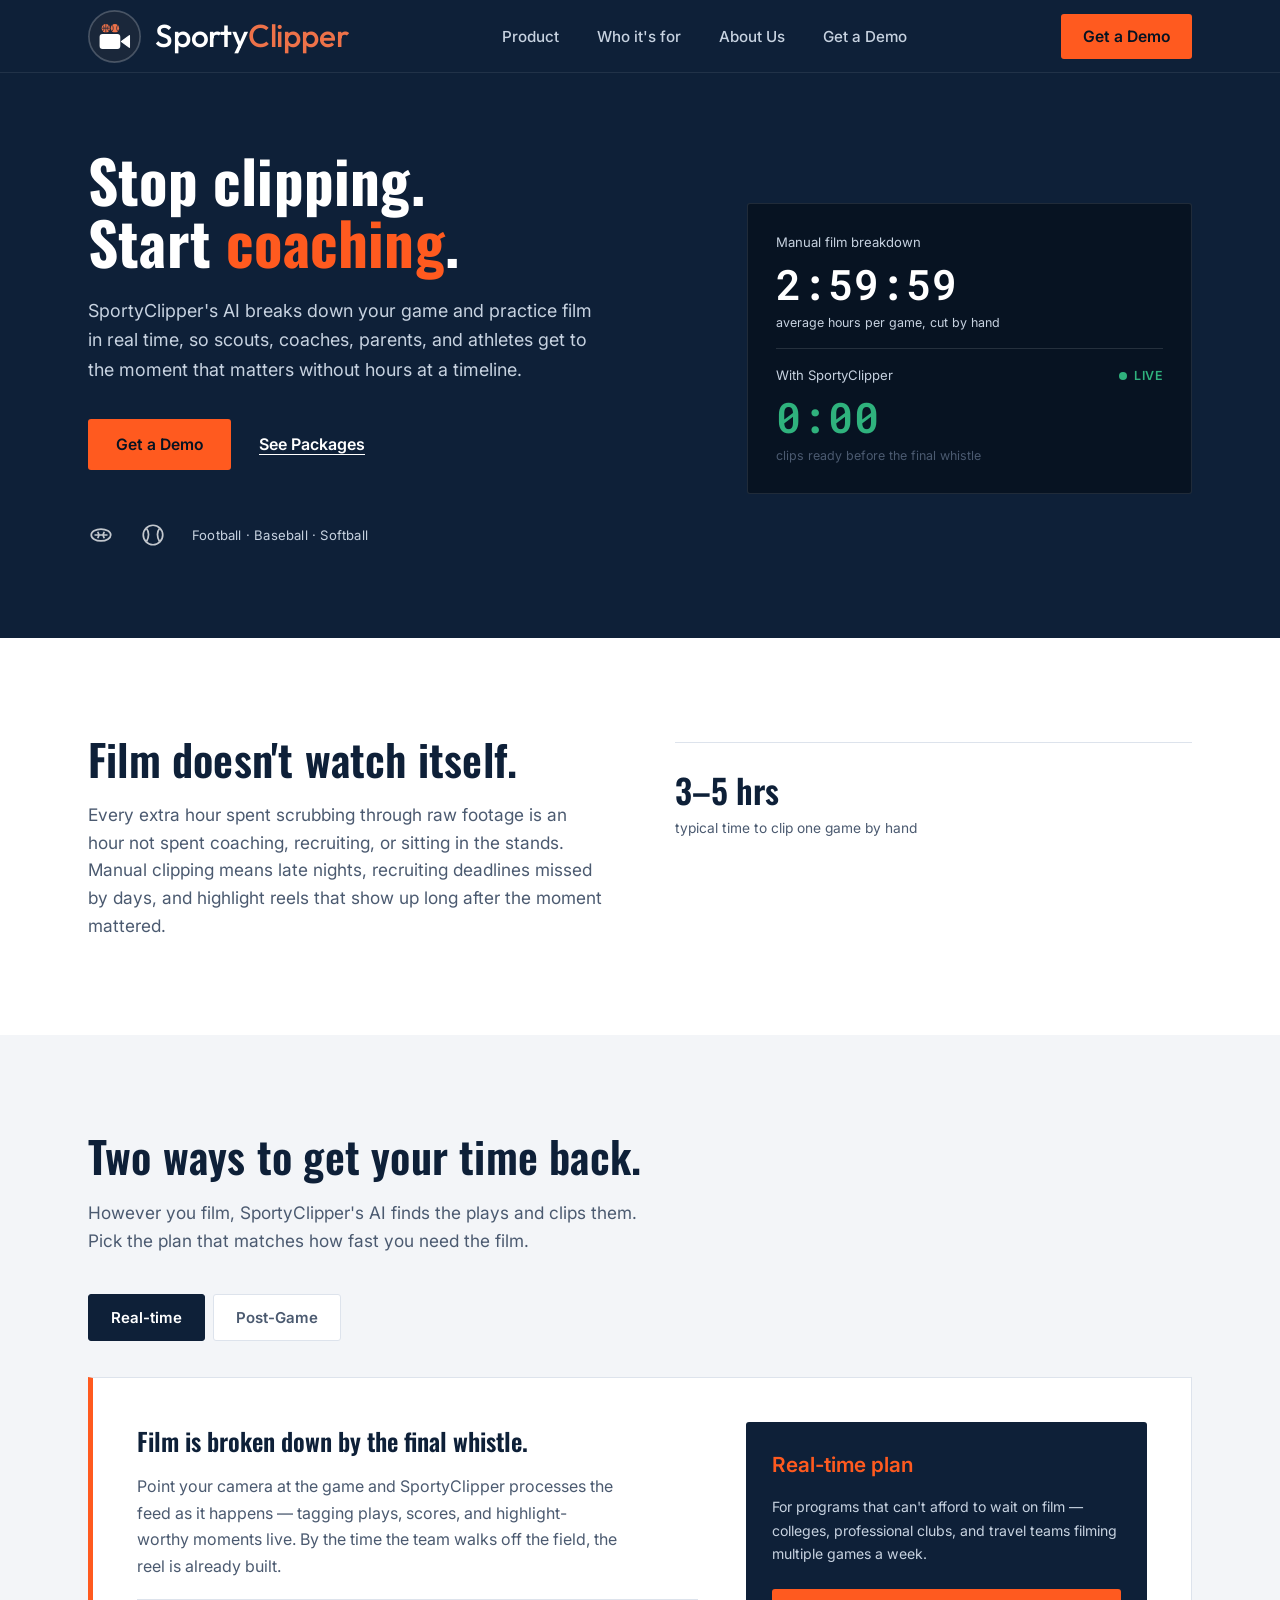
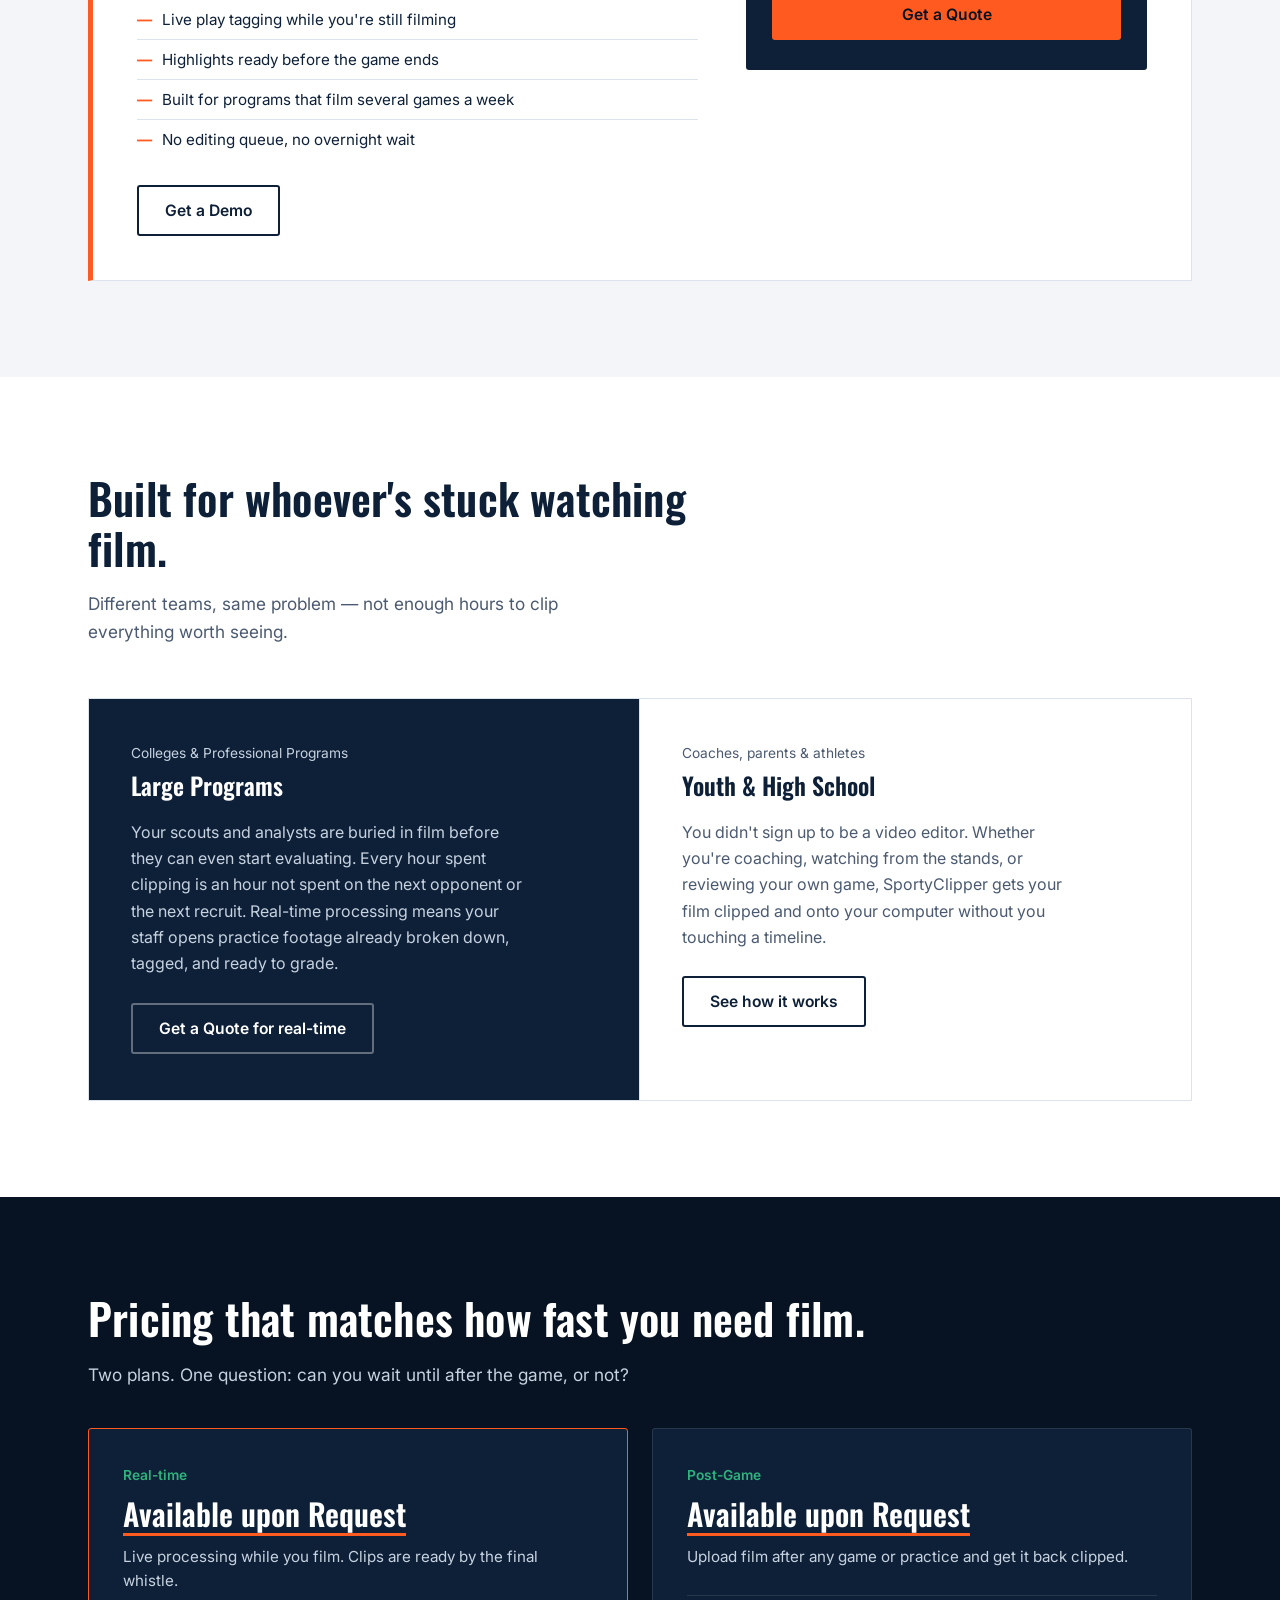
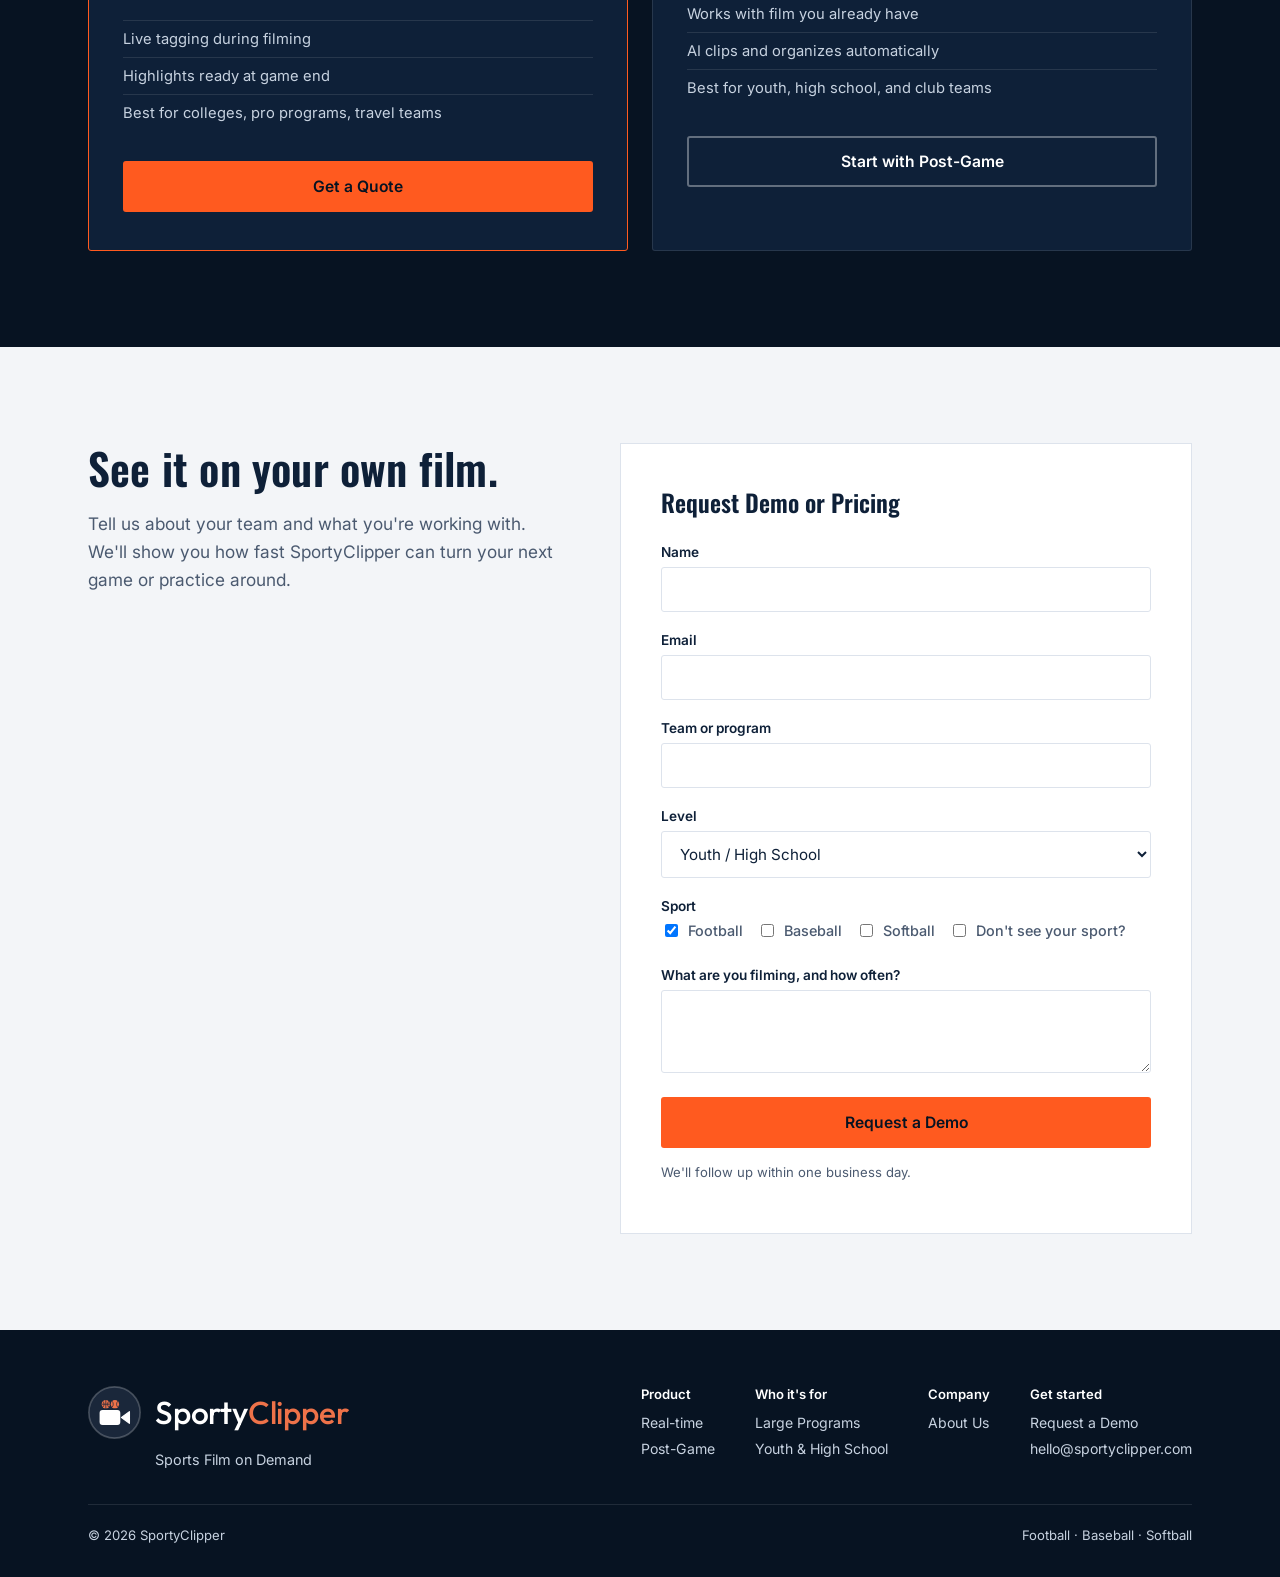
<file: index.html>
<!DOCTYPE html>
<html lang="en">
<head>
<meta charset="UTF-8">
<meta name="viewport" content="width=device-width, initial-scale=1.0">
<title>SportyClipper — Sports film, on demand</title>
<link rel="preconnect" href="https://fonts.googleapis.com">
<link rel="preconnect" href="https://fonts.gstatic.com" crossorigin>
<link href="https://fonts.googleapis.com/css2?family=Oswald:wght@500;600;700&family=Outfit:wght@500&family=Inter:wght@400;500;600;700&family=Roboto+Mono:wght@500;600&display=swap" rel="stylesheet">
<link rel="stylesheet" href="styles.css">
</head>
<body>

<header>
  <nav class="wrap">
    <a href="#top" class="wordmark"><img class="logo-icon" src="assets/logo-icon.svg" alt=""><span class="logo-text">Sporty<span>Clipper</span></span></a>
    <ul class="nav-links">
      <li><a href="#product">Product</a></li>
      <li><a href="#audience">Who it's for</a></li>
      <li><a href="about.html">About Us</a></li>
      <li><a href="#demo">Get a Demo</a></li>
    </ul>
    <div class="nav-cta">
      <a href="#demo" class="btn btn-primary" style="padding:11px 20px;">Get a Demo</a>
      <button class="nav-toggle" id="navToggle" aria-expanded="false" aria-controls="mobilePanel">Menu</button>
    </div>
  </nav>
  <div class="mobile-panel" id="mobilePanel" style="flex-direction:column; padding:0 28px 18px; gap:2px;">
    <a href="#product" style="color:#fff;padding:10px 0;text-decoration:none;">Product</a>
    <a href="#audience" style="color:#fff;padding:10px 0;text-decoration:none;">Who it's for</a>
    <a href="about.html" style="color:#fff;padding:10px 0;text-decoration:none;">About Us</a>
    <a href="#demo" style="color:#fff;padding:10px 0;text-decoration:none;">Get a Demo</a>
  </div>
</header>

<main id="top">

  <!-- HERO -->
  <section class="hero">
    <div class="wrap">
      <div>
        <h1>Stop clipping.<br>Start <span>coaching</span>.</h1>
        <p>SportyClipper's AI breaks down your game and practice film in real time, so scouts, coaches, parents, and athletes get to the moment that matters without hours at a timeline.</p>
        <div class="hero-ctas">
          <a href="#demo" class="btn btn-primary">Get a Demo</a>
          <a href="#pricing" class="btn-text" style="color:#fff;">See Packages</a>
        </div>
        <div class="sport-strip">
          <svg viewBox="0 0 24 24" fill="none" stroke="#fff" stroke-width="1.6"><ellipse cx="12" cy="12" rx="9" ry="5.5"/><path d="M6 12h12M9 9l1.2 3-1.2 3M15 9l-1.2 3 1.2 3"/></svg>
          <svg viewBox="0 0 24 24" fill="none" stroke="#fff" stroke-width="1.6"><circle cx="12" cy="12" r="9"/><path d="M6 6c2.5 2.8 2.5 8.2 0 12M18 6c-2.5 2.8-2.5 8.2 0 12"/></svg>
          <span>Football · Baseball · Softball</span>
        </div>
      </div>

      <div class="clock-panel">
        <div class="clock-row">
          <span class="clock-label">Manual film breakdown</span>
        </div>
        <div class="clock-num mono" id="clockDown">3:00:00</div>
        <div class="clock-tag" style="color:var(--cloud);">average hours per game, cut by hand</div>
        <div class="divider"></div>
        <div class="clock-row">
          <span class="clock-label">With SportyClipper</span>
          <span class="live-badge"><span class="live-dot"></span>LIVE</span>
        </div>
        <div class="clock-num small mono" id="clockUp">0:00</div>
        <div class="clock-tag">clips ready before the final whistle</div>
      </div>
    </div>
  </section>

  <!-- PROBLEM -->
  <section class="problem">
    <div class="wrap">
      <div>
        <h2>Film doesn't watch itself.</h2>
        <p class="lede" style="margin-bottom:0;">Every extra hour spent scrubbing through raw footage is an hour not spent coaching, recruiting, or sitting in the stands. Manual clipping means late nights, recruiting deadlines missed by days, and highlight reels that show up long after the moment mattered.</p>
      </div>
      <div>
        <div class="stat-grid">
          <div>
            <div class="stat-num">3–5 hrs</div>
            <div class="stat-cap">typical time to clip one game by hand</div>
          </div>
        </div>
      </div>
    </div>
  </section>

  <!-- PRODUCT -->
  <section class="product" id="product">
    <div class="wrap">
      <h2>Two ways to get your time back.</h2>
      <p class="lede">However you film, SportyClipper's AI finds the plays and clips them. Pick the plan that matches how fast you need the film.</p>

      <div class="tab-bar">
        <button class="tab-btn active" data-tab="realtime">Real-time</button>
        <button class="tab-btn" data-tab="postgame">Post-Game</button>
      </div>

      <div class="tab-panel active" id="tab-realtime">
        <div>
          <h3>Film is broken down by the final whistle.</h3>
          <p>Point your camera at the game and SportyClipper processes the feed as it happens — tagging plays, scores, and highlight-worthy moments live. By the time the team walks off the field, the reel is already built.</p>
          <ul>
            <li>Live play tagging while you're still filming</li>
            <li>Highlights ready before the game ends</li>
            <li>Built for programs that film several games a week</li>
            <li>No editing queue, no overnight wait</li>
          </ul>
          <a href="#demo" class="btn btn-ghost-light">Get a Demo</a>
        </div>
        <div class="tab-price-box">
          <div class="price-tier" style="color:var(--flare);">Real-time plan</div>
          <p>For programs that can't afford to wait on film — colleges, professional clubs, and travel teams filming multiple games a week.</p>
          <a href="#demo" class="btn btn-primary" style="width:100%; justify-content:center;">Get a Quote</a>
        </div>
      </div>

      <div class="tab-panel" id="tab-postgame">
        <div>
          <h3>Upload it. Walk away. Come back to clipped film.</h3>
          <p>Already have the footage? Upload your game or practice film and SportyClipper's AI finds the plays, clips them, and organizes them — no scrubbing through raw footage required.</p>
          <ul>
            <li>Upload film from any game or practice</li>
            <li>AI clips and tags automatically</li>
            <li>Organized highlights land on your computer, not a raw file</li>
            <li>Built for coaches, parents, and athletes on a budget</li>
          </ul>
          <a href="#demo" class="btn btn-ghost-light">Get a Demo</a>
        </div>
        <div class="tab-price-box">
          <div class="price-tier" style="color:var(--flare);">Post-Game plan</div>
          <p>For youth, high school, and club teams who film now and want the highlights turned around without hiring an editor.</p>
          <a href="#demo" class="btn btn-primary" style="width:100%; justify-content:center;">Start with Post-Game</a>
        </div>
      </div>
    </div>
  </section>

  <!-- AUDIENCE -->
  <section class="audience" id="audience">
    <div class="wrap">
      <div class="audience-head">
        <h2>Built for whoever's stuck watching film.</h2>
        <p class="lede" style="margin-bottom:0;">Different teams, same problem — not enough hours to clip everything worth seeing.</p>
      </div>
      <div class="audience-grid">
        <div class="audience-card">
          <div class="aud-kicker">Colleges &amp; Professional Programs</div>
          <h3>Large Programs</h3>
          <p>Your scouts and analysts are buried in film before they can even start evaluating. Every hour spent clipping is an hour not spent on the next opponent or the next recruit. Real-time processing means your staff opens practice footage already broken down, tagged, and ready to grade.</p>
          <a href="#demo" class="btn btn-ghost-dark">Get a Quote for real-time</a>
        </div>
        <div class="audience-card">
          <div class="aud-kicker">Coaches, parents &amp; athletes</div>
          <h3>Youth &amp; High School</h3>
          <p>You didn't sign up to be a video editor. Whether you're coaching, watching from the stands, or reviewing your own game, SportyClipper gets your film clipped and onto your computer without you touching a timeline.</p>
          <a href="#demo" class="btn btn-ghost-light">See how it works</a>
        </div>
      </div>
    </div>
  </section>

  <!-- PRICING -->
  <section class="pricing" id="pricing">
    <div class="wrap">
      <h2>Pricing that matches how fast you need film.</h2>
      <p class="lede">Two plans. One question: can you wait until after the game, or not?</p>
      <div class="price-grid">
        <div class="price-card featured">
          <div class="price-tier">Real-time</div>
          <a href="#demo" class="price-amt">Available upon Request</a>
          <p class="price-desc">Live processing while you film. Clips are ready by the final whistle.</p>
          <ul>
            <li>Live tagging during filming</li>
            <li>Highlights ready at game end</li>
            <li>Best for colleges, pro programs, travel teams</li>
          </ul>
          <a href="#demo" class="btn btn-primary" style="width:100%; justify-content:center;">Get a Quote</a>
        </div>
        <div class="price-card">
          <div class="price-tier">Post-Game</div>
          <a href="#demo" class="price-amt">Available upon Request</a>
          <p class="price-desc">Upload film after any game or practice and get it back clipped.</p>
          <ul>
            <li>Works with film you already have</li>
            <li>AI clips and organizes automatically</li>
            <li>Best for youth, high school, and club teams</li>
          </ul>
          <a href="#demo" class="btn btn-ghost-dark" style="width:100%; justify-content:center;">Start with Post-Game</a>
        </div>
      </div>
    </div>
  </section>

  <!-- DEMO FORM -->
  <section class="demo" id="demo">
    <div class="wrap">
      <div>
        <h2>See it on your own film.</h2>
        <p class="lede" style="margin-bottom:0;">Tell us about your team and what you're working with. We'll show you how fast SportyClipper can turn your next game or practice around.</p>
      </div>
      <div>
        <form id="demoForm" action="https://formspree.io/f/mbglrddr" method="POST">
          <h3 class="form-title">Request Demo or Pricing</h3>
          <div class="field">
            <label for="name">Name</label>
            <input type="text" id="name" name="name" required>
          </div>
          <div class="field">
            <label for="email">Email</label>
            <input type="email" id="email" name="email" required>
          </div>
          <div class="field">
            <label for="org">Team or program</label>
            <input type="text" id="org" name="org" required>
          </div>
          <div class="field">
            <label for="level">Level</label>
            <select id="level" name="level">
              <option>Youth / High School</option>
              <option>College</option>
              <option>Professional</option>
            </select>
          </div>
          <div class="field">
            <label>Sport</label>
            <div class="checks">
              <label><input type="checkbox" name="checksFootball" checked> Football</label>
              <label><input type="checkbox" name="checksBaseball"> Baseball</label>
              <label><input type="checkbox" name="checksSoftball"> Softball</label>
              <label><input type="checkbox" name="checksOther" id="checksOther" aria-controls="otherSportField" aria-expanded="false"> Don't see your sport?</label>
            </div>
          </div>
          <div class="field" id="otherSportField" hidden>
            <label for="otherSport">Tell us about your sport</label>
            <textarea id="otherSport" rows="2" name="otherSport"></textarea>
          </div>
          <div class="field">
            <label for="msg">What are you filming, and how often?</label>
            <textarea id="msg" rows="3" name="msg"></textarea>
          </div>
          <button type="submit" class="btn btn-primary" style="width:100%; justify-content:center;">Request a Demo</button>
          <p class="form-note">We'll follow up within one business day.</p>
        </form>
        <div class="confirm" id="confirm">
          <strong>Request received.</strong><br>
          Someone from SportyClipper will reach out within one business day to set up your demo.
        </div>
      </div>
    </div>
  </section>

</main>

<footer>
  <div class="wrap">
    <div class="foot-top">
      <div>
        <a href="#top" class="wordmark"><img class="logo-icon" src="assets/logo-icon.svg" alt=""><span class="logo-text">Sporty<span>Clipper</span></span></a>
        <p class="logo-tagline">Sports Film on Demand</p>
      </div>
      <div class="foot-links">
        <div class="foot-col">
          <h4>Product</h4>
          <a href="#product">Real-time</a>
          <a href="#product">Post-Game</a>
        </div>
        <div class="foot-col">
          <h4>Who it's for</h4>
          <a href="#audience">Large Programs</a>
          <a href="#audience">Youth &amp; High School</a>
        </div>
        <div class="foot-col">
          <h4>Company</h4>
          <a href="about.html">About Us</a>
        </div>
        <div class="foot-col">
          <h4>Get started</h4>
          <a href="#demo">Request a Demo</a>
          <a href="mailto:hello@sportyclipper.com">hello@sportyclipper.com</a>
        </div>
      </div>
    </div>
    <div class="foot-bottom">
      <span>© 2026 SportyClipper</span>
      <span>Football · Baseball · Softball</span>
    </div>
  </div>
</footer>

<script>
  // tab toggle
  const tabBtns = document.querySelectorAll('.tab-btn');
  tabBtns.forEach(btn=>{
    btn.addEventListener('click', ()=>{
      tabBtns.forEach(b=>b.classList.remove('active'));
      document.querySelectorAll('.tab-panel').forEach(p=>p.classList.remove('active'));
      btn.classList.add('active');
      document.getElementById('tab-'+btn.dataset.tab).classList.add('active');
    });
  });

  // mobile nav
  const navToggle = document.getElementById('navToggle');
  const mobilePanel = document.getElementById('mobilePanel');
  navToggle.addEventListener('click', ()=>{
    const open = mobilePanel.classList.toggle('open');
    navToggle.setAttribute('aria-expanded', open);
  });

  // hero clock: counts down from 3:00:00 in real time, one second per second
  const reduceMotion = window.matchMedia('(prefers-reduced-motion: reduce)').matches;
  const clockDown = document.getElementById('clockDown');
  const clockUp = document.getElementById('clockUp');
  const totalSeconds = 3*3600;
  function fmt(sec){
    const h = Math.floor(sec/3600);
    const m = Math.floor((sec%3600)/60);
    const s = Math.floor(sec%60);
    return h+':'+String(m).padStart(2,'0')+':'+String(s).padStart(2,'0');
  }
  clockDown.textContent = fmt(totalSeconds);
  if(!reduceMotion){
    // derive from elapsed time so the clock stays accurate even if the tab is backgrounded
    const startTime = Date.now();
    const timer = setInterval(()=>{
      const remaining = Math.max(totalSeconds - Math.floor((Date.now() - startTime)/1000), 0);
      clockDown.textContent = fmt(remaining);
      if(remaining === 0){ clearInterval(timer); }
    }, 250);
  }
  clockUp.textContent = '0:00';

  // "don't see your sport" reveals a free-text field
  const checksOther = document.getElementById('checksOther');
  const otherSportField = document.getElementById('otherSportField');
  checksOther.addEventListener('change', ()=>{
    otherSportField.hidden = !checksOther.checked;
    checksOther.setAttribute('aria-expanded', checksOther.checked);
    if(checksOther.checked){ document.getElementById('otherSport').focus(); }
  });

  // demo form
  const form = document.getElementById('demoForm');
  const confirm = document.getElementById('confirm');
  form.addEventListener('submit', (e)=>{
    e.preventDefault();
    form.style.display = 'none';
    confirm.style.display = 'block';
    form.submit();
  });
</script>

</body>
</html>
</file>
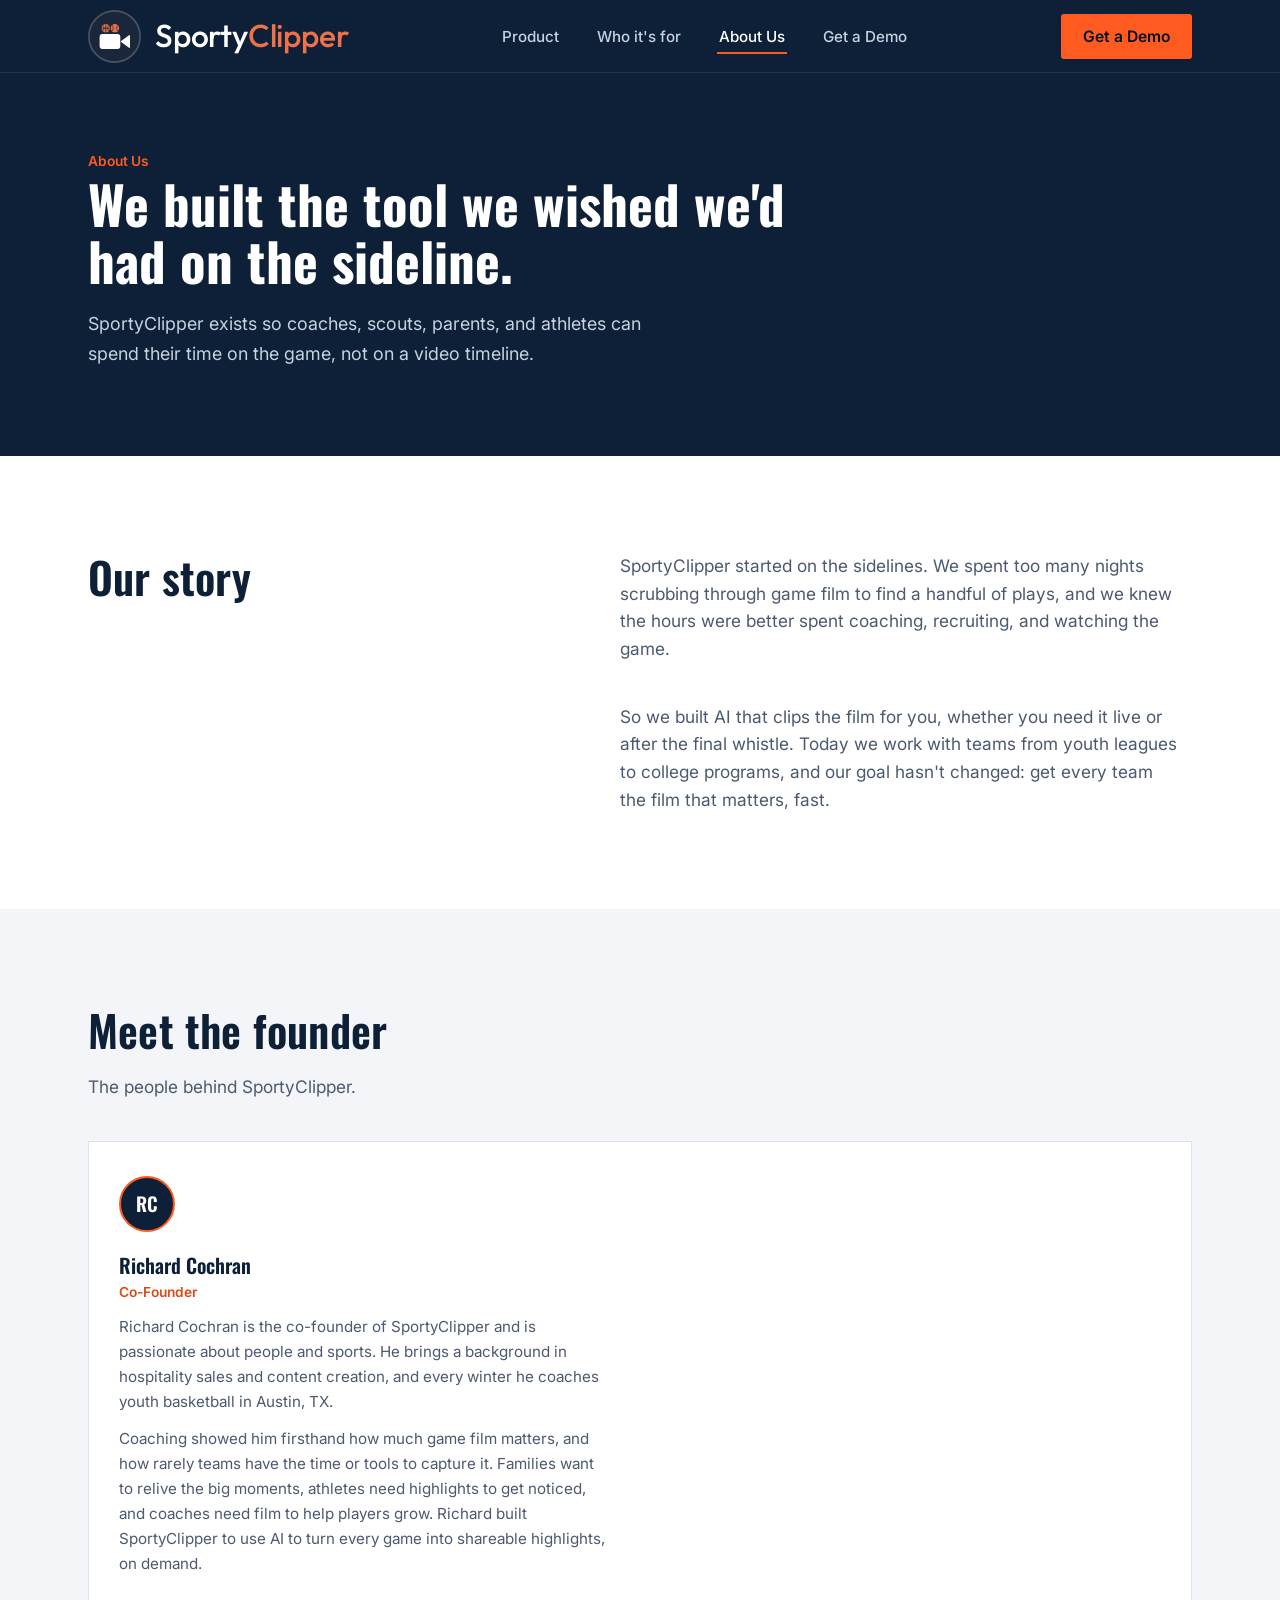
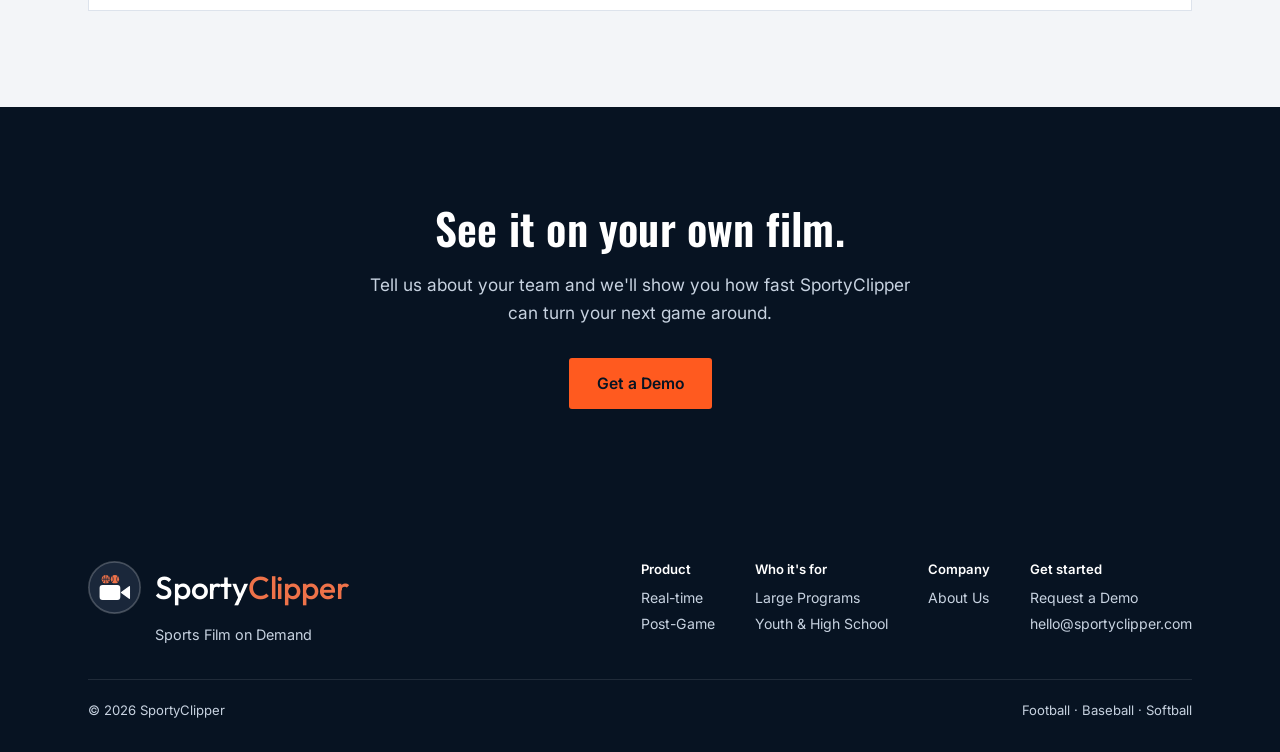
<file: about.html>
<!DOCTYPE html>
<html lang="en">
<head>
<meta charset="UTF-8">
<meta name="viewport" content="width=device-width, initial-scale=1.0">
<title>About Us — SportyClipper</title>
<link rel="preconnect" href="https://fonts.googleapis.com">
<link rel="preconnect" href="https://fonts.gstatic.com" crossorigin>
<link href="https://fonts.googleapis.com/css2?family=Oswald:wght@500;600;700&family=Outfit:wght@500&family=Inter:wght@400;500;600;700&family=Roboto+Mono:wght@500;600&display=swap" rel="stylesheet">
<link rel="stylesheet" href="styles.css">
</head>
<body>

<header>
  <nav class="wrap">
    <a href="index.html" class="wordmark"><img class="logo-icon" src="assets/logo-icon.svg" alt=""><span class="logo-text">Sporty<span>Clipper</span></span></a>
    <ul class="nav-links">
      <li><a href="index.html#product">Product</a></li>
      <li><a href="index.html#audience">Who it's for</a></li>
      <li><a href="about.html" aria-current="page">About Us</a></li>
      <li><a href="index.html#demo">Get a Demo</a></li>
    </ul>
    <div class="nav-cta">
      <a href="index.html#demo" class="btn btn-primary" style="padding:11px 20px;">Get a Demo</a>
      <button class="nav-toggle" id="navToggle" aria-expanded="false" aria-controls="mobilePanel">Menu</button>
    </div>
  </nav>
  <div class="mobile-panel" id="mobilePanel" style="flex-direction:column; padding:0 28px 18px; gap:2px;">
    <a href="index.html#product" style="color:#fff;padding:10px 0;text-decoration:none;">Product</a>
    <a href="index.html#audience" style="color:#fff;padding:10px 0;text-decoration:none;">Who it's for</a>
    <a href="about.html" aria-current="page" style="color:#fff;padding:10px 0;text-decoration:none;">About Us</a>
    <a href="index.html#demo" style="color:#fff;padding:10px 0;text-decoration:none;">Get a Demo</a>
  </div>
</header>

<main>

  <!-- PAGE HERO -->
  <section class="page-hero">
    <div class="wrap">
      <div class="aud-kicker">About Us</div>
      <h1>We built the tool we wished we'd had on the sideline.</h1>
      <p>SportyClipper exists so coaches, scouts, parents, and athletes can spend their time on the game, not on a video timeline.</p>
    </div>
  </section>

  <!-- TODO: replace placeholder company story, founder names, roles, and bios -->

  <!-- STORY -->
  <section class="about">
    <div class="wrap">
      <div>
        <h2>Our story</h2>
      </div>
      <div>
        <p class="lede">SportyClipper started on the sidelines. We spent too many nights scrubbing through game film to find a handful of plays, and we knew the hours were better spent coaching, recruiting, and watching the game.</p>
        <p class="lede" style="margin-bottom:0;">So we built AI that clips the film for you, whether you need it live or after the final whistle. Today we work with teams from youth leagues to college programs, and our goal hasn't changed: get every team the film that matters, fast.</p>
      </div>
    </div>
  </section>

  <!-- FOUNDERS -->
  <section class="founders">
    <div class="wrap">
      <h2>Meet the founder</h2>
      <p class="lede">The people behind SportyClipper.</p>
      <div class="founder-grid">
        <div class="founder-card">
          <div class="founder-avatar" aria-hidden="true">RC</div>
          <h3>Richard Cochran</h3>
          <div class="founder-role">Co-Founder</div>
          <p>Richard Cochran is the co-founder of SportyClipper and is passionate about people and sports. He brings a background in hospitality sales and content creation, and every winter he coaches youth basketball in Austin, TX.</p>
          <p>Coaching showed him firsthand how much game film matters, and how rarely teams have the time or tools to capture it. Families want to relive the big moments, athletes need highlights to get noticed, and coaches need film to help players grow. Richard built SportyClipper to use AI to turn every game into shareable highlights, on demand.</p>
        </div>
      </div>
    </div>
  </section>

  <!-- CTA -->
  <section class="page-cta">
    <div class="wrap">
      <h2>See it on your own film.</h2>
      <p class="lede">Tell us about your team and we'll show you how fast SportyClipper can turn your next game around.</p>
      <a href="index.html#demo" class="btn btn-primary">Get a Demo</a>
    </div>
  </section>

</main>

<footer>
  <div class="wrap">
    <div class="foot-top">
      <div>
        <a href="index.html" class="wordmark"><img class="logo-icon" src="assets/logo-icon.svg" alt=""><span class="logo-text">Sporty<span>Clipper</span></span></a>
        <p class="logo-tagline">Sports Film on Demand</p>
      </div>
      <div class="foot-links">
        <div class="foot-col">
          <h4>Product</h4>
          <a href="index.html#product">Real-time</a>
          <a href="index.html#product">Post-Game</a>
        </div>
        <div class="foot-col">
          <h4>Who it's for</h4>
          <a href="index.html#audience">Large Programs</a>
          <a href="index.html#audience">Youth &amp; High School</a>
        </div>
        <div class="foot-col">
          <h4>Company</h4>
          <a href="about.html">About Us</a>
        </div>
        <div class="foot-col">
          <h4>Get started</h4>
          <a href="index.html#demo">Request a Demo</a>
          <a href="mailto:hello@sportyclipper.com">hello@sportyclipper.com</a>
        </div>
      </div>
    </div>
    <div class="foot-bottom">
      <span>© 2026 SportyClipper</span>
      <span>Football · Baseball · Softball</span>
    </div>
  </div>
</footer>

<script>
  // mobile nav
  const navToggle = document.getElementById('navToggle');
  const mobilePanel = document.getElementById('mobilePanel');
  navToggle.addEventListener('click', ()=>{
    const open = mobilePanel.classList.toggle('open');
    navToggle.setAttribute('aria-expanded', open);
  });
</script>

</body>
</html>
</file>
<file: styles.css>
:root{
    --navy-900:#071322;
    --navy-800:#0E2038;
    --navy-700:#173a63;
    --navy-600:#245088;
    --mist:#F3F5F8;
    --cloud:#C7D2E0;
    --ink:#0E2038;
    --ink-soft:#4B5A70;
    --flare:#FF5A1F;
    --flare-dark:#DB4A15;
    --turf:#2FB27D;
    --line:#DDE3EC;
    --radius-sm:3px;
    --maxw:1160px;
  }
  *{box-sizing:border-box;}
  html{scroll-behavior:smooth;}
  body{
    margin:0;
    font-family:'Inter',sans-serif;
    color:var(--ink);
    background:#fff;
    -webkit-font-smoothing:antialiased;
  }
  h1,h2,h3,.stat-num{
    font-family:'Oswald',sans-serif;
  }
  .mono{ font-family:'Roboto Mono',monospace; }
  img,svg{ display:block; max-width:100%; }
  a{ color:inherit; }
  .wrap{ max-width:var(--maxw); margin:0 auto; padding:0 28px; }
  section{ padding:96px 0; }
  h2{
    font-size:clamp(1.9rem,3.4vw,2.7rem);
    font-weight:600;
    line-height:1.15;
    margin:0 0 18px;
    letter-spacing:.2px;
  }
  .lede{
    font-size:1.08rem;
    color:var(--ink-soft);
    line-height:1.6;
    max-width:560px;
    margin:0 0 40px;
  }
  button{ font-family:inherit; cursor:pointer; }
  :focus-visible{ outline:3px solid var(--flare); outline-offset:2px; }

  /* ---------- buttons ---------- */
  .btn{
    display:inline-flex;
    align-items:center;
    gap:8px;
    padding:14px 26px;
    font-weight:600;
    font-size:.98rem;
    border-radius:var(--radius-sm);
    border:2px solid transparent;
    text-decoration:none;
    transition:transform .15s ease, background .15s ease, border-color .15s ease;
  }
  .btn:hover{ transform:translateY(-1px); }
  .btn-primary{ background:var(--flare); color:var(--navy-900); }
  .btn-primary:hover{ background:#ff6c38; }
  .btn-ghost-dark{ border-color:rgba(255,255,255,.35); color:#fff; }
  .btn-ghost-dark:hover{ border-color:#fff; }
  .btn-ghost-light{ border-color:var(--navy-800); color:var(--navy-800); }
  .btn-ghost-light:hover{ background:var(--navy-800); color:#fff; }
  .btn-text{
    background:none; border:none; padding:0; color:var(--navy-800);
    font-weight:600; text-decoration:underline; text-underline-offset:4px;
  }

  /* ---------- nav ---------- */
  header{
    position:sticky; top:0; z-index:50;
    background:var(--navy-800);
    border-bottom:1px solid rgba(255,255,255,.08);
  }
  nav.wrap{
    display:flex; align-items:center; justify-content:space-between;
    height:72px;
  }
  .wordmark{
    display:flex; align-items:center; gap:14px;
    color:#fff; text-decoration:none;
  }
  .logo-icon{ width:53px; height:53px; flex:none; }
  .logo-text{
    font-family:'Outfit',sans-serif; font-weight:500;
    font-size:1.98rem; letter-spacing:-.2px; line-height:1;
  }
  .logo-text span{ color:#ee7249; }
  .logo-tagline{ font-size:.9rem; color:var(--cloud); margin:12px 0 0 67px; }
  .nav-links{
    display:flex; align-items:center; gap:34px;
    list-style:none; margin:0; padding:0;
  }
  .nav-links a{
    color:var(--cloud); text-decoration:none; font-size:.95rem; font-weight:500;
    padding:6px 2px; border-bottom:2px solid transparent;
  }
  .nav-links a:hover{ color:#fff; border-color:var(--flare); }
  .nav-links a[aria-current="page"]{ color:#fff; border-color:var(--flare); }
  .nav-cta{ display:flex; align-items:center; gap:22px; }
  .nav-toggle{ display:none; background:none; border:none; color:#fff; font-weight:600; font-size:.95rem; }
  .mobile-panel{ display:none; }

  /* ---------- hero ---------- */
  .hero{
    background:var(--navy-800);
    color:#fff;
    padding:76px 0 90px;
    overflow:hidden;
  }
  .hero .wrap{
    display:grid;
    grid-template-columns:1.15fr .85fr;
    gap:56px;
    align-items:center;
  }
  .hero h1{
    font-size:clamp(2.5rem,4.6vw,3.7rem);
    font-weight:700;
    line-height:1.06;
    margin:0 0 22px;
    letter-spacing:.2px;
  }
  .hero h1 span{ color:var(--flare); }
  .hero p{
    font-size:1.12rem; line-height:1.65; color:var(--cloud);
    max-width:520px; margin:0 0 34px;
  }
  .hero-ctas{ display:flex; align-items:center; gap:28px; flex-wrap:wrap; margin-bottom:52px; }

  .sport-strip{ display:flex; gap:26px; align-items:center; flex-wrap:wrap; }
  .sport-strip svg{ width:26px; height:26px; opacity:.75; }
  .sport-strip span{ font-size:.82rem; color:var(--cloud); letter-spacing:.2px; }

  /* clock panel */
  .clock-panel{
    background:var(--navy-900);
    border:1px solid rgba(255,255,255,.1);
    border-radius:var(--radius-sm);
    padding:30px 28px;
  }
  .clock-row{ display:flex; justify-content:space-between; align-items:baseline; margin-bottom:6px; }
  .clock-label{ font-size:.82rem; color:var(--cloud); }
  .clock-panel .divider{ height:1px; background:rgba(255,255,255,.12); margin:18px 0; }
  .clock-num{
    font-size:2.6rem; font-weight:600; letter-spacing:1px;
    color:#fff;
  }
  .clock-num.small{ font-size:2.6rem; color:var(--turf); }
  .clock-tag{ font-size:.78rem; color:var(--ink-soft); margin-top:4px; }
  .live-badge{
    display:inline-flex; align-items:center; gap:7px;
    font-size:.78rem; font-weight:600; color:var(--turf);
    letter-spacing:.5px;
  }
  .live-dot{
    width:8px; height:8px; border-radius:50%; background:var(--turf);
    animation:pulse 1.6s ease-in-out infinite;
  }
  @keyframes pulse{
    0%,100%{ opacity:1; transform:scale(1); }
    50%{ opacity:.35; transform:scale(.75); }
  }

  /* ---------- problem section ---------- */
  .problem{ background:#fff; }
  .problem .wrap{ display:grid; grid-template-columns:1fr 1fr; gap:70px; align-items:start; }
  .stat-grid{ display:grid; grid-template-columns:1fr; gap:0; border-top:1px solid var(--line); margin-top:8px; }
  .stat-grid > div{ padding:22px 18px 0 0; border-left:1px solid var(--line); padding-left:18px; }
  .stat-grid > div:first-child{ border-left:none; padding-left:0; }
  .stat-num{ font-size:2.1rem; font-weight:600; color:var(--navy-800); }
  .stat-cap{ font-size:.86rem; color:var(--ink-soft); margin-top:4px; line-height:1.4; }

  /* ---------- product tabs ---------- */
  .product{ background:var(--mist); }
  .tab-bar{ display:flex; gap:8px; margin-bottom:36px; }
  .tab-btn{
    background:#fff; border:1px solid var(--line); color:var(--ink-soft);
    padding:13px 22px; font-weight:600; font-size:.94rem; border-radius:var(--radius-sm);
  }
  .tab-btn.active{ background:var(--navy-800); color:#fff; border-color:var(--navy-800); }
  .tab-panel{
    display:none;
    background:#fff; border:1px solid var(--line); border-left:5px solid var(--flare);
    padding:44px;
    grid-template-columns:1.4fr 1fr;
    gap:48px;
  }
  .tab-panel.active{ display:grid; }
  .tab-panel h3{ font-size:1.55rem; font-weight:600; margin:0 0 14px; }
  .tab-panel p{ color:var(--ink-soft); line-height:1.65; margin:0 0 20px; max-width:480px; }
  .tab-panel ul{ list-style:none; padding:0; margin:0 0 26px; }
  .tab-panel li{
    padding:10px 0; border-top:1px solid var(--line); font-size:.95rem; color:var(--ink);
    display:flex; gap:10px;
  }
  .tab-panel li::before{ content:"—"; color:var(--flare); font-weight:700; }
  .tab-price-box{ background:var(--navy-800); color:#fff; padding:30px 26px; border-radius:var(--radius-sm); align-self:start; }
  .tab-price-box p{ color:var(--cloud); font-size:.88rem; margin:18px 0 24px; max-width:none; }
  .tab-price-box .price-tier{ font-size:1.3rem; margin-bottom:0; }

  /* ---------- audience ---------- */
  .audience{ background:#fff; }
  .audience-head{ max-width:640px; margin-bottom:52px; }
  .audience-grid{ display:grid; grid-template-columns:1fr 1fr; gap:0; border:1px solid var(--line); }
  .audience-card{ padding:46px 42px; }
  .audience-card:first-child{ border-right:1px solid var(--line); background:var(--navy-800); color:#fff; }
  .audience-card:first-child .aud-kicker{ color:var(--cloud); }
  .audience-card:first-child p{ color:var(--cloud); }
  .audience-card:last-child{ background:#fff; }
  .aud-kicker{ font-size:.86rem; color:var(--ink-soft); margin-bottom:6px; }
  .audience-card h3{ font-size:1.5rem; font-weight:600; margin:0 0 16px; }
  .audience-card p{ color:var(--ink-soft); line-height:1.65; margin:0 0 26px; max-width:400px; }

  /* ---------- pricing ---------- */
  .pricing{ background:var(--navy-900); color:#fff; }
  .pricing h2{ color:#fff; }
  .pricing .lede{ color:var(--cloud); }
  .price-grid{ display:grid; grid-template-columns:1fr 1fr; gap:24px; margin-top:20px; }
  .price-card{
    background:var(--navy-800); border:1px solid rgba(255,255,255,.1);
    padding:38px 34px; border-radius:var(--radius-sm);
  }
  .price-card.featured{ border-color:var(--flare); }
  .price-tier{ font-size:.86rem; color:var(--turf); font-weight:600; margin-bottom:14px; }
  .price-amt{ display:inline-block; font-family:'Oswald',sans-serif; font-size:1.9rem; font-weight:600; color:#fff; line-height:1.1; text-decoration:underline; text-decoration-color:var(--flare); text-underline-offset:6px; }
  .price-amt:hover{ color:var(--flare); }
  .price-desc{ color:var(--cloud); font-size:.95rem; margin:14px 0 26px; line-height:1.6; }
  .price-card ul{ list-style:none; padding:0; margin:0 0 30px; }
  .price-card li{ padding:9px 0; border-top:1px solid rgba(255,255,255,.1); font-size:.92rem; color:var(--cloud); }

  /* ---------- about ---------- */
  .about{ background:#fff; }
  .about .wrap{ display:grid; grid-template-columns:.9fr 1.1fr; gap:64px; align-items:start; }
  .page-hero{ background:var(--navy-800); color:#fff; padding:80px 0 88px; }
  .page-hero .aud-kicker{ color:var(--flare); font-weight:600; }
  .page-hero h1{ font-size:clamp(2.2rem,4.2vw,3.3rem); font-weight:700; line-height:1.08; margin:0 0 20px; max-width:760px; }
  .page-hero p{ font-size:1.12rem; line-height:1.65; color:var(--cloud); max-width:580px; margin:0; }
  .founders{ background:var(--mist); }
  .founders .founder-grid{ background:#fff; }
  .page-cta{ background:var(--navy-900); color:#fff; text-align:center; }
  .page-cta h2{ color:#fff; }
  .page-cta .lede{ color:var(--cloud); margin:0 auto 32px; }
  .founder-grid{ display:grid; grid-template-columns:1fr 1fr; gap:0; border:1px solid var(--line); }
  .founder-card{ padding:34px 30px; }
  .founder-card + .founder-card{ border-left:1px solid var(--line); }
  .founder-avatar{
    width:56px; height:56px; border-radius:50%; background:var(--navy-800); color:#fff;
    display:flex; align-items:center; justify-content:center;
    font-family:'Oswald',sans-serif; font-size:1.2rem; font-weight:600; margin-bottom:18px;
    border:2px solid var(--flare);
  }
  .founder-card h3{ font-size:1.25rem; font-weight:600; margin:0 0 4px; }
  .founder-role{ font-size:.86rem; color:var(--flare-dark); font-weight:600; margin-bottom:14px; }
  .founder-card p{ color:var(--ink-soft); line-height:1.65; margin:0; font-size:.95rem; }
  .founder-card p + p{ margin-top:12px; }

  /* ---------- demo form ---------- */
  .demo{ background:var(--mist); }
  .demo .wrap{ display:grid; grid-template-columns:.9fr 1.1fr; gap:64px; align-items:start; }
  form{ background:#fff; border:1px solid var(--line); padding:40px; }
  .form-title{ font-size:1.5rem; font-weight:600; margin:0 0 24px; }
  .field{ margin-bottom:20px; }
  .field label{ display:block; font-size:.85rem; font-weight:600; color:var(--ink); margin-bottom:7px; }
  .field input, .field select, .field textarea{
    width:100%; padding:12px 14px; border:1px solid var(--line); border-radius:var(--radius-sm);
    font-family:inherit; font-size:.95rem; color:var(--ink); background:#fff;
  }
  .field input:focus, .field select:focus, .field textarea:focus{ border-color:var(--navy-800); }
  .checks{ display:flex; flex-wrap:wrap; gap:14px; }
  .checks label{ display:flex; align-items:center; gap:7px; font-size:.9rem; font-weight:500; color:var(--ink-soft); }
  .checks input{ width:auto; }
  .form-note{ font-size:.82rem; color:var(--ink-soft); margin-top:16px; }
  .confirm{ display:none; padding:26px; background:var(--navy-800); color:#fff; border-radius:var(--radius-sm); }
  .confirm strong{ color:var(--flare); }

  /* ---------- footer ---------- */
  footer{ background:var(--navy-900); color:var(--cloud); padding:56px 0 34px; }
  .foot-top{ display:flex; justify-content:space-between; flex-wrap:wrap; gap:36px; margin-bottom:36px; }
  .foot-links{ display:flex; gap:40px; flex-wrap:wrap; }
  .foot-col h4{ font-size:.82rem; color:#fff; margin:0 0 12px; font-weight:600; }
  .foot-col a{ display:block; color:var(--cloud); text-decoration:none; font-size:.88rem; margin-bottom:9px; }
  .foot-col a:hover{ color:var(--flare); }
  .foot-bottom{ border-top:1px solid rgba(255,255,255,.1); padding-top:22px; display:flex; justify-content:space-between; font-size:.82rem; flex-wrap:wrap; gap:10px; }

  @media (max-width: 920px){
    section{ padding:64px 0; }
    .hero .wrap{ grid-template-columns:1fr; }
    .clock-panel{ max-width:420px; }
    .problem .wrap{ grid-template-columns:1fr; gap:40px; }
    .tab-panel{ grid-template-columns:1fr; padding:30px; }
    .audience-grid{ grid-template-columns:1fr; }
    .audience-card:first-child{ border-right:none; border-bottom:1px solid var(--line); }
    .price-grid{ grid-template-columns:1fr; }
    .about .wrap{ grid-template-columns:1fr; gap:40px; }
    .demo .wrap{ grid-template-columns:1fr; }
    .nav-links{ display:none; }
    .nav-toggle{ display:block; }
    .mobile-panel.open{ display:flex; }
  }
  @media (max-width: 560px){
    .nav-cta .btn{ display:none; }
    .logo-icon{ width:44px; height:44px; }
    .logo-text{ font-size:1.65rem; }
    .logo-tagline{ margin-left:58px; }
    .stat-grid{ grid-template-columns:1fr; }
    .stat-grid > div{ border-left:none; border-top:1px solid var(--line); padding:18px 0 0; }
    .stat-grid > div:first-child{ border-top:none; }
    .founder-grid{ grid-template-columns:1fr; }
    .founder-card + .founder-card{ border-left:none; border-top:1px solid var(--line); }
  }
  @media (prefers-reduced-motion: reduce){
    .live-dot{ animation:none; }
    html{ scroll-behavior:auto; }
  }
</file>
